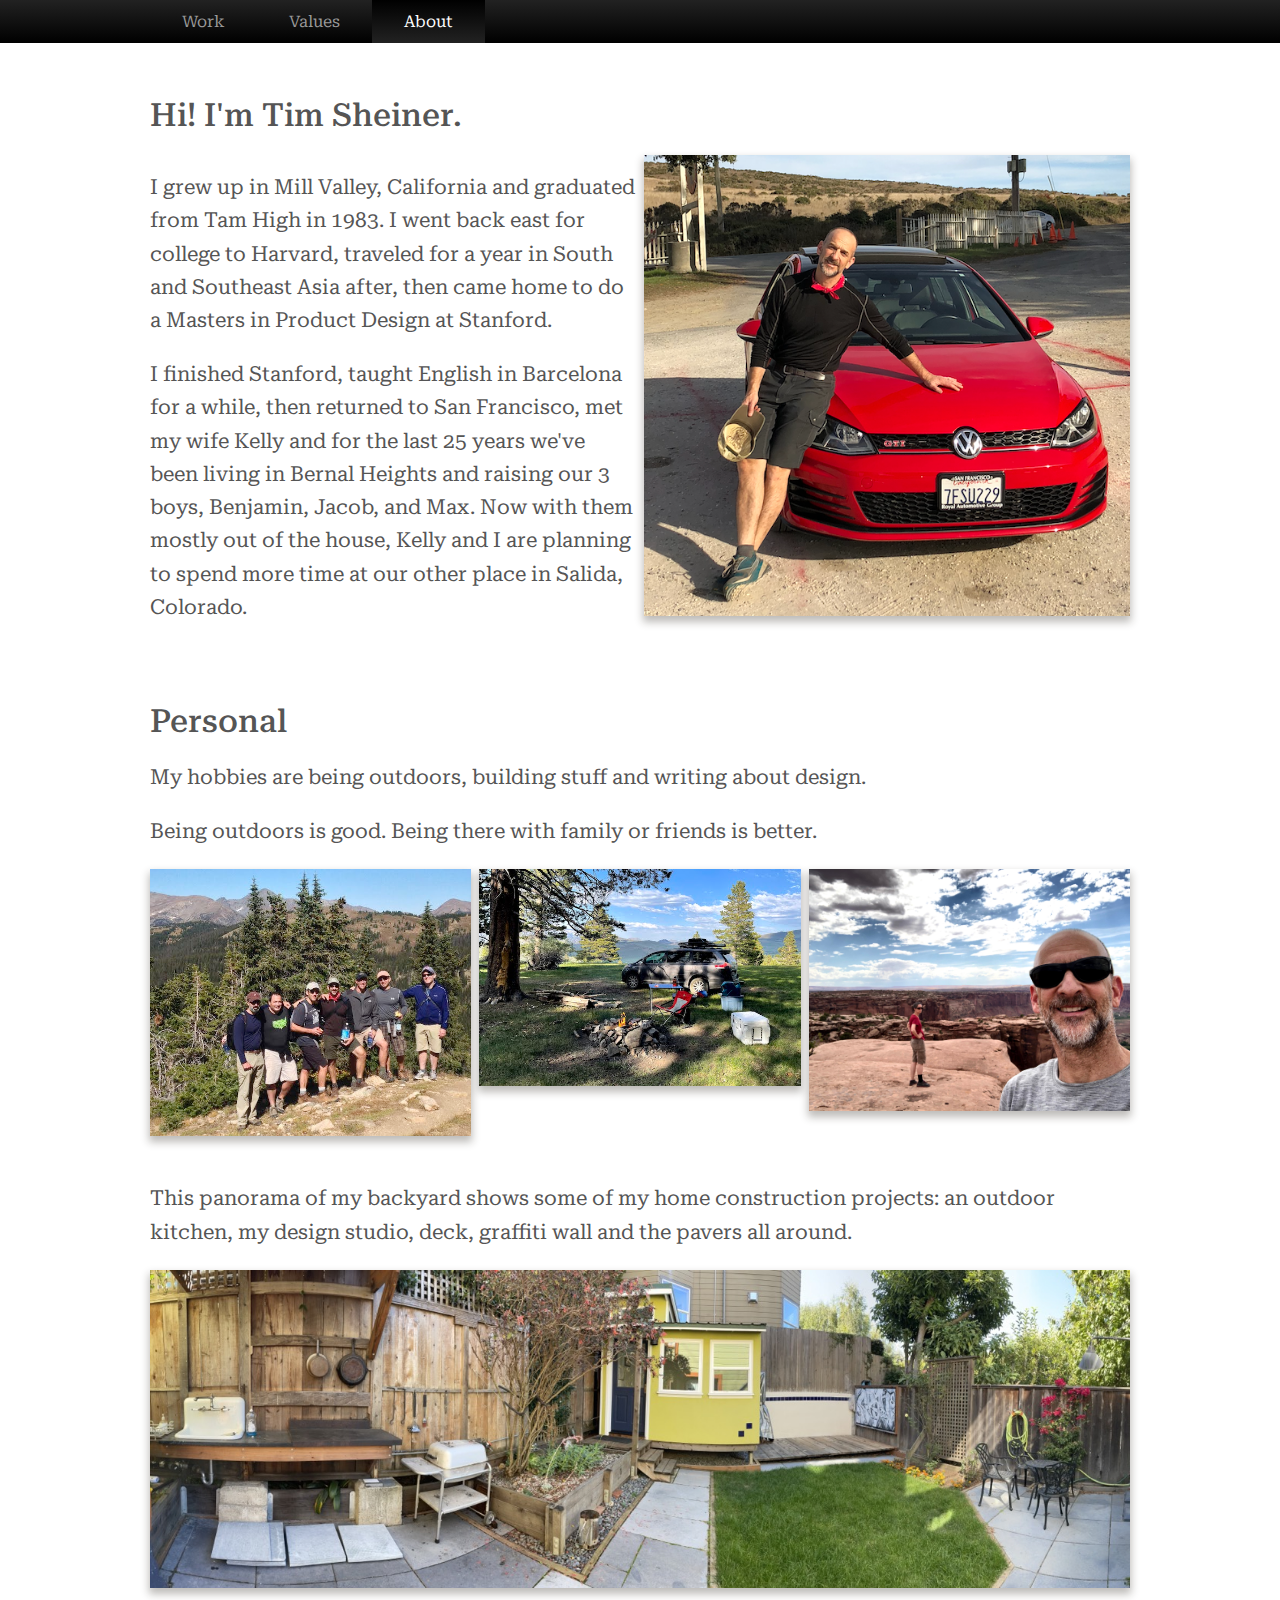
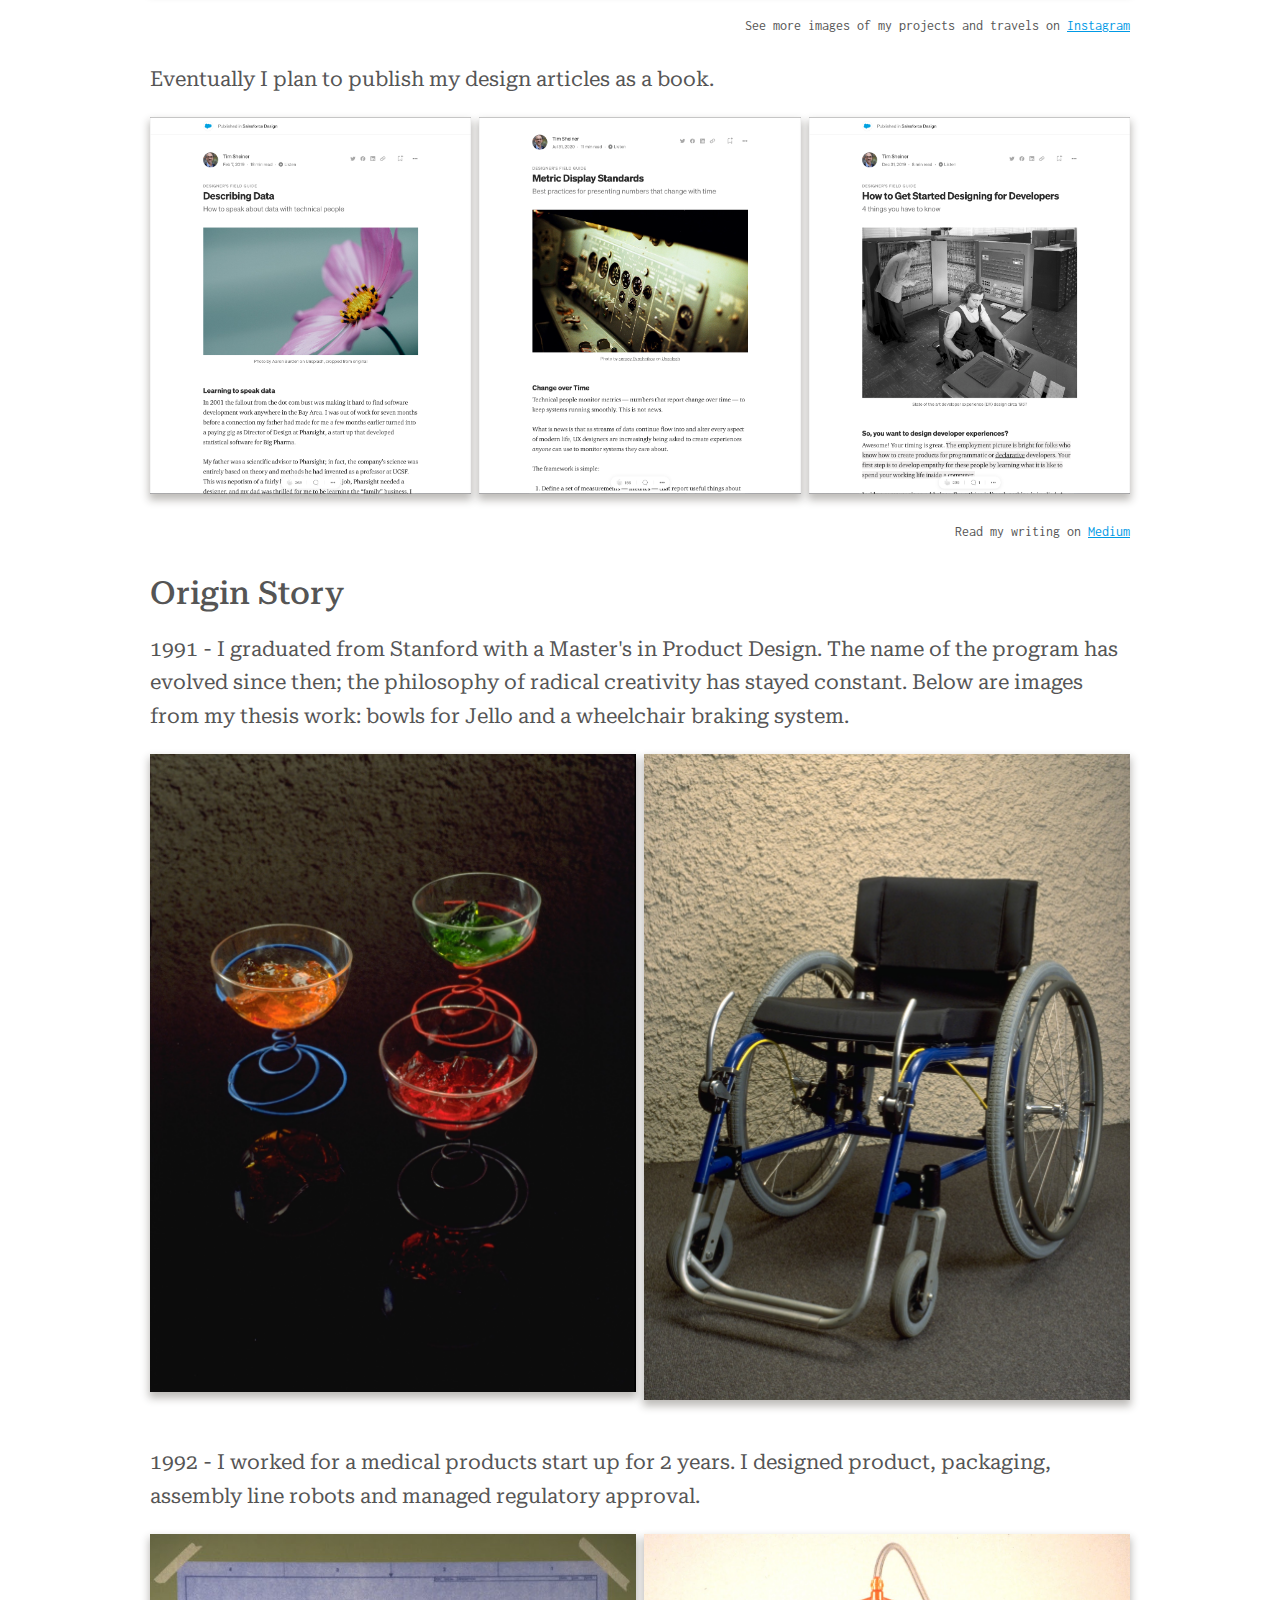
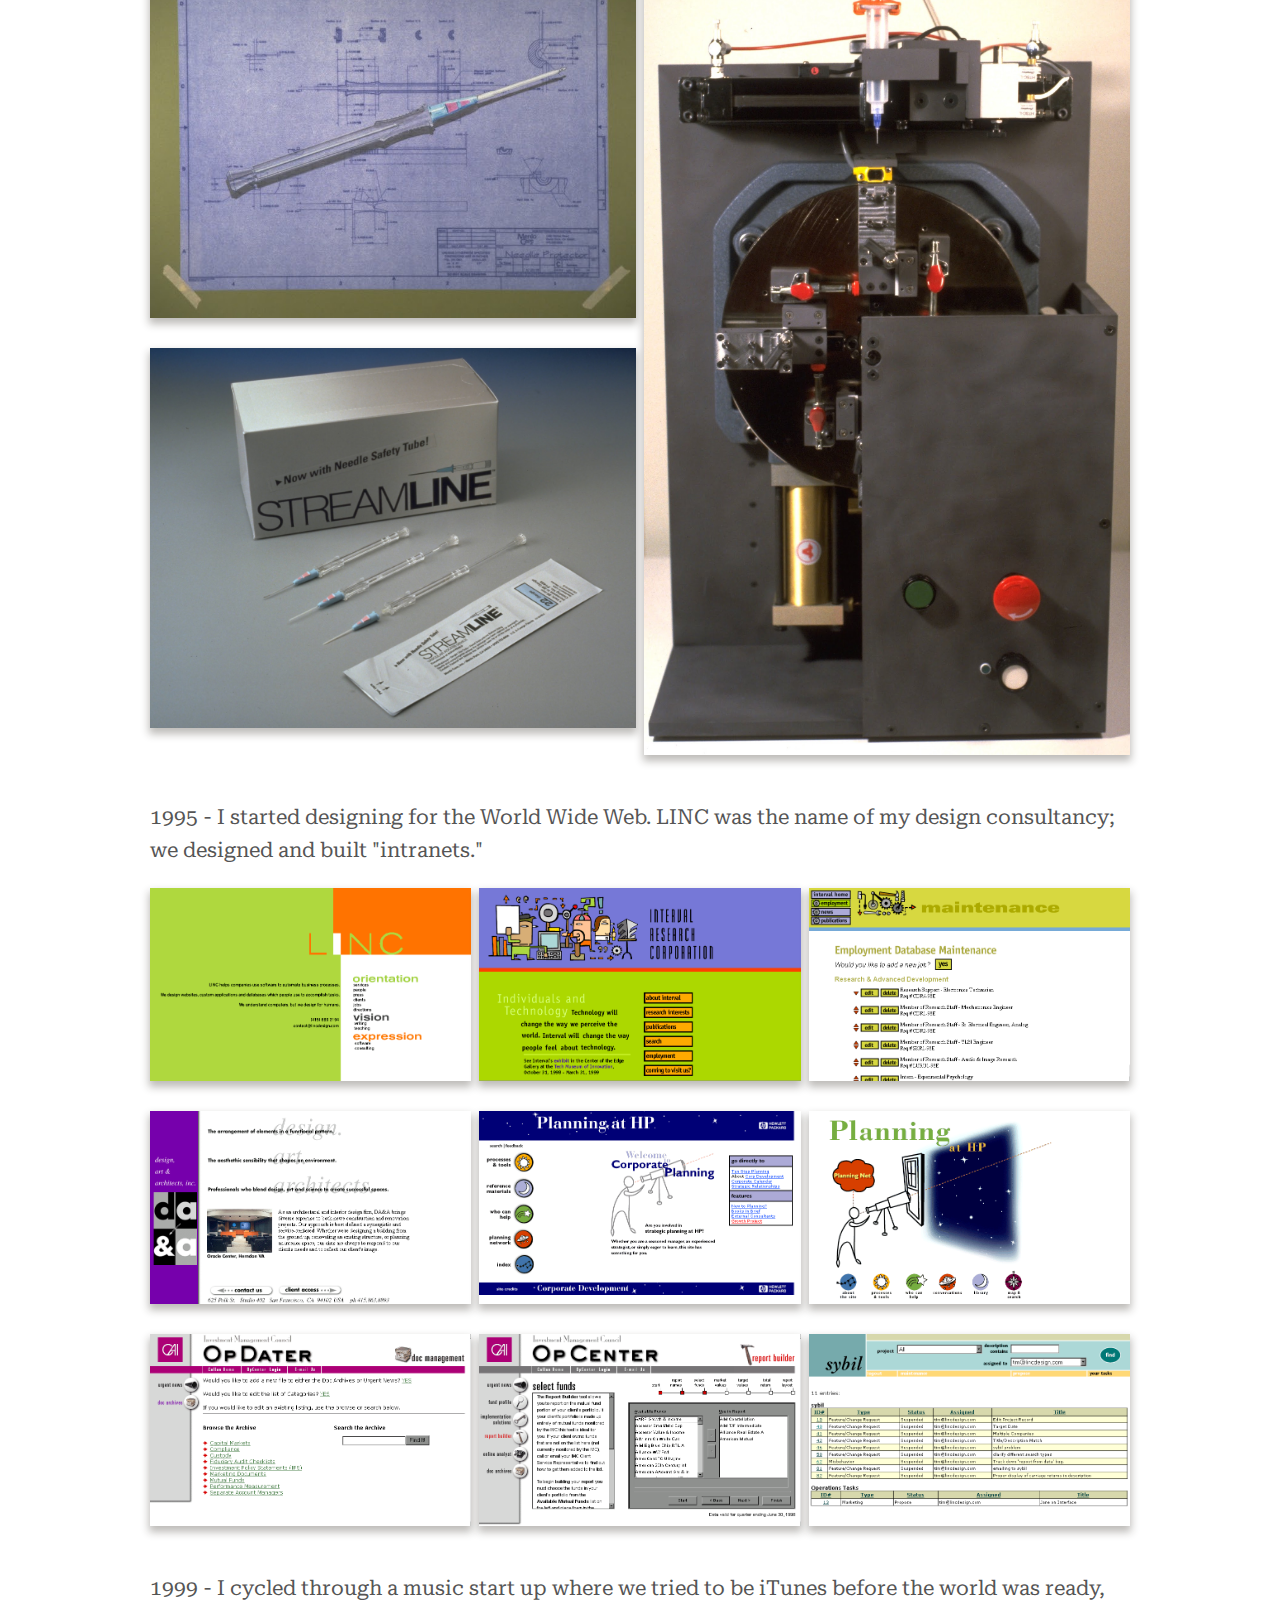
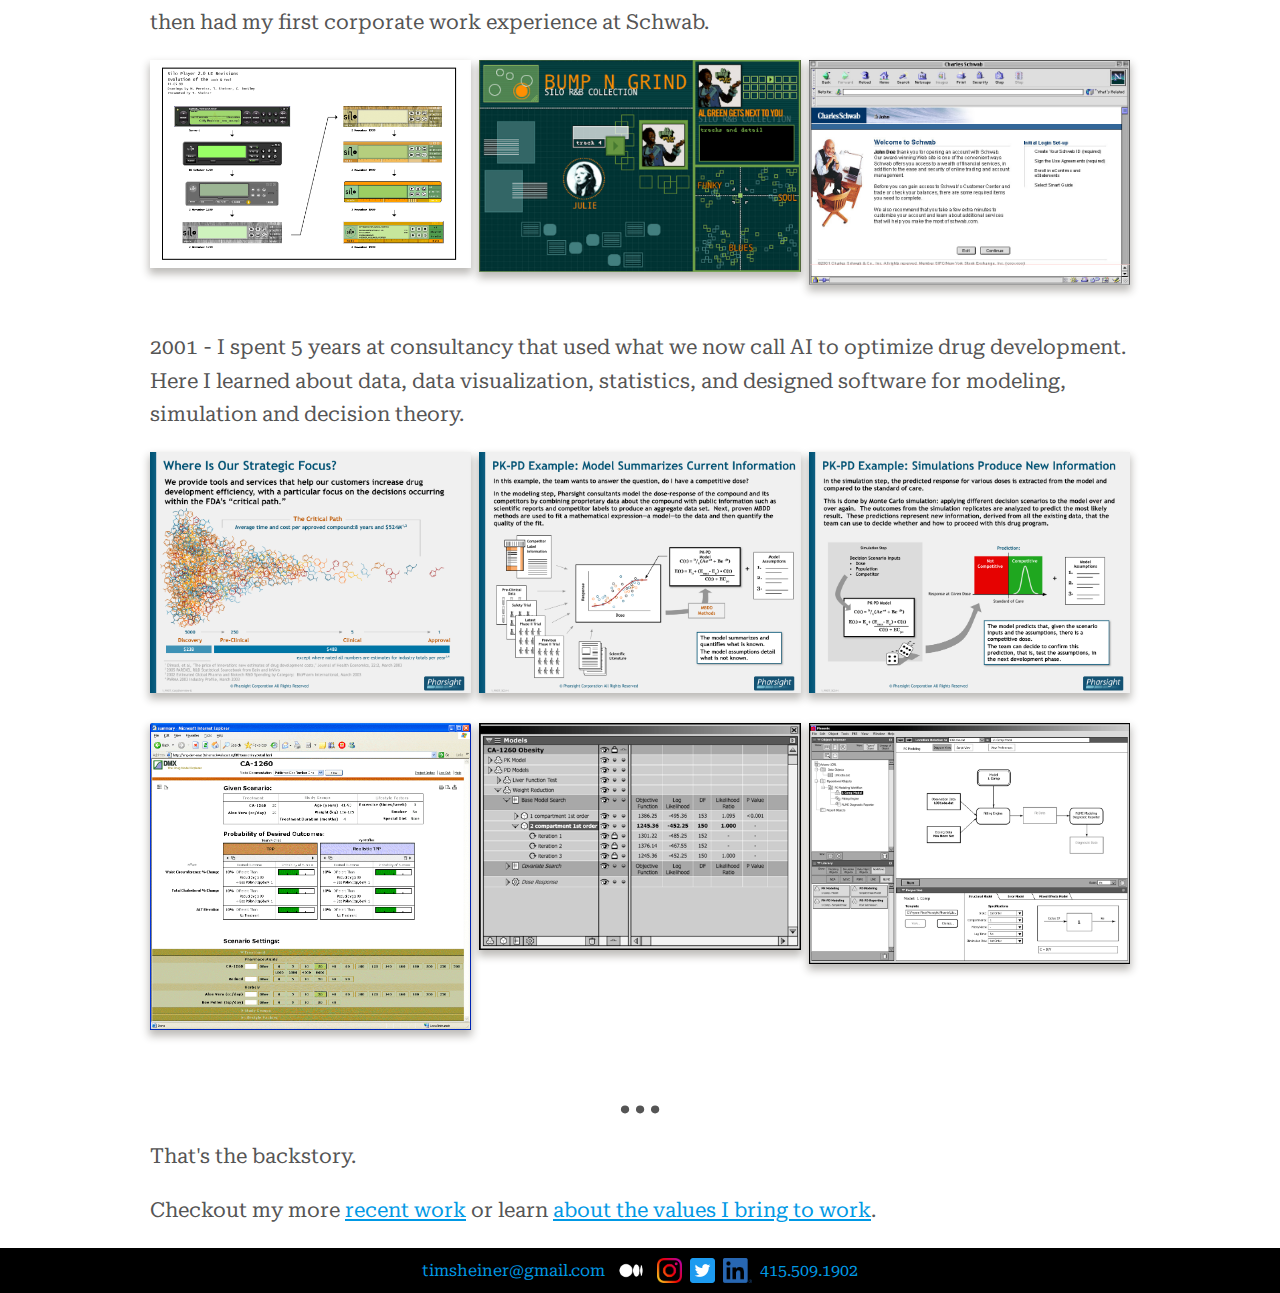
<file: about.html>
<!DOCTYPE html>
<html lang="en">
  <head>
    <meta charset="utf-8">
    <title>Tim Sheiner: About Me</title>
    <meta name="viewport" content="width=device-width, initial-scale=1.0">
    <meta name="description" content="">
    <meta name="author" content="">

    <!-- fonts -->
    <style>
		@import url('https://fonts.googleapis.com/css2?family=Inconsolata:wght@300;400;500;600;700&family=Roboto+Condensed:ital,wght@0,400;1,300;1,400&family=Roboto+Serif:ital,wght@0,400;0,500;0,600;0,700;1,400&family=Roboto:wght@300;400;500;700&display=swap');
	</style>

	<!--favicon-->
	<link rel="icon" href="img/favicon.png">
    
    <!-- styles -->
    <link href="css/styles.css" rel="stylesheet">
  </head>

  <body id="about">

	<nav role="navigation" class="top-nav">
		<input class="menu-btn" type="checkbox" id="menu-btn" />
		<label class="menu-icon" for="menu-btn"><span class="navicon"></span></label>
		<ul class="menu">
			<li class=""><a href="./index.html">Work</a></li>
			<li class=""><a href="./values.html">Values</a></li>
			<li class="active"><a href="./about.html">About</a></li>
		</ul>
	</nav>

	<!-- Mainhead
	================================================== -->
	<div class="container">
		<header>
			<h1>Hi! I'm Tim Sheiner.</h1>
			<div class="flex-container flex fullwidth">
				<div class="flex-item half">
					<p class="lead">I grew up in Mill Valley, California and graduated from Tam High in 1983. I went back east for college to Harvard, traveled for a year in South and Southeast Asia after, then came home to do a Masters in Product Design at Stanford.<p>
					<p class="lead">I finished Stanford, taught English in Barcelona for a while, then returned to San Francisco, met my wife Kelly and for the last 25 years we've been living in Bernal Heights and raising our 3 boys, Benjamin, Jacob, and Max. Now with them mostly out of the house, Kelly and I are planning to spend more time at our other place in Salida, Colorado.</p>
				</div>	
				<div class="flex-item half"><img src="img/tim_withGTI.png"></div>			
			</div>			
		</header>

		<section> <!-- Personal ================================================== -->
			<h1>Personal</h1>
			<p class="lead">My hobbies are being outdoors, building stuff and writing about design.</p>
			<p class="lead">Being outdoors is good. Being there with family or friends is better.</p>
			<div class="flex-container flex">						
				
				<div class=" flex-item third">
					<img class="" src="img/hiking_7thflr.jpg">
				</div>
				<div class=" flex-item third">
					<img class="" src="img/hiking_rig.jpg">
				</div>
				<div class=" flex-item third">
					<img class="" src="img/greenRiver_withKelly.jpg">
				</div>
				
			</div>
			
			<div class="flex-container flex">						
				
				<div class=" flex-item fullwidth">
					<p class="lead">This panorama of my backyard shows some of my home construction projects: an outdoor kitchen, my design studio, deck, graffiti wall and the pavers all around.</p>
					<img class="" src="img/backyard_panorama.jpg">
				</div>
			
				
			</div>
			<p class="caption">See more images of my projects and travels on <a href="https://www.instagram.com/tsheiner/" target="_blank">Instagram</a></p>

			<p class="lead">Eventually I plan to publish my design articles as a book.</p>
			<div class="flex-container flex">						
				
				<div class=" flex-item third"><img class="" src="img/medium_describingData.png"></div>
				<div class=" flex-item third">
					<img class="" src="img/medium_MetricStandards.png">
				</div>
				<div class=" flex-item third">
					<img class="" src="img/medium_dx.png">
				</div>	
			</div>	
			<p class="caption">Read my writing on <a href="https://medium.com/@tsheiner" target="_blank">Medium</a></p>		
		</section> <!-- /Personal ================================================== -->
						
		<section id=""> <!-- Origin Story ================================================== -->
			<h1>Origin Story</h1>
			<p class="lead">1991 - I graduated from Stanford with a Master's in Product Design. The name of the program has evolved since then; the philosophy of radical creativity has stayed constant. Below are images from my thesis work: bowls for Jello and a wheelchair braking system.</p>
			<div class="flex-container flex">						
				<!-- <div class=" flex-item third"><img class="" src="img/stanford_d.school.png"></div> -->
				<div class=" flex-item half"><img class="" src="img/jelloBowls.jpg"></div>
				<div class=" flex-item half"><img class="" src="img/wheelchairBrake.jpg"></div>	
			</div>

			<p class="lead">1992 - I worked for a medical products start up for 2 years. I designed product, packaging, assembly line robots and managed regulatory approval.</p>
			<div class="flex-container flex">						
				<div class="flex-item half">
					<div class=" flex-item"><img class="" src="img/needleProtector.jpg"></div>
					<div class=" flex-item"><img class="" src="img/streamline.jpg"></div>
				</div>
				<div class=" flex-item half"><img class="" src="img/robotFront.jpg"></div>	
			</div>
			<p class="lead">1995 - I started designing for the World Wide Web. LINC was the name of my design consultancy; we designed and built "intranets."</p>
			<div class="flex-container flex">						
				<div class=" flex-item third"><img class="" src="img/WorkAtLINC-1.png"></div>
				<div class=" flex-item third"><img class="" src="img/WorkAtLINC-2.png"></div>
				<div class=" flex-item third"><img class="" src="img/WorkAtLINC-3.png"></div>	
			</div>
			<div class="flex-container flex">						
				<div class=" flex-item third"><img class="" src="img/WorkAtLINC-8.png"></div>
				<div class=" flex-item third"><img class="" src="img/WorkAtLINC-6.png"></div>
				<div class=" flex-item third"><img class="" src="img/WorkAtLINC-7.png"></div>	
			</div>
			<div class="flex-container flex">						
				<div class=" flex-item third"><img class="" src="img/WorkAtLINC-4.png"></div>
				<div class=" flex-item third"><img class="" src="img/WorkAtLINC-5.png"></div>
				<div class=" flex-item third"><img class="" src="img/WorkAtLINC-9.png"></div>	
			</div>
			

			<p class="lead">1999 - I cycled through a music start up where we tried to be iTunes before the world was ready, then had my first corporate work experience at Schwab. </p>
			<div class="flex-container flex">						
				<div class=" flex-item third"><img class="" src="img/silo1.png"></div>
				<div class=" flex-item third"><img class="" src="img/silo2.png"></div>
				<div class=" flex-item third"><img class="" src="img/schwab_welcome.jpg"></div>	
			</div>
			<p class="lead">2001 - I spent 5 years at consultancy that used what we now call AI to optimize drug development. Here I learned about data, data visualization, statistics, and designed software for modeling, simulation and decision theory.</p>
			
			<div class="flex-container flex">						
				<div class=" flex-item third"><img class="" src="img/pharsight_criticalPath.png"></div>
				<div class=" flex-item third"><img class="" src="img/pharsight_modeling.png"></div>
				<div class=" flex-item third"><img class="" src="img/pharsight_simulation.png"></div>	
			</div>
			<div class="flex-container flex">						
				<div class=" flex-item third"><img class="" src="img/pharsight_DMX.png"></div>
				<div class=" flex-item third"><img class="" src="img/pharsight_modelPanel.png"></div>
				<div class=" flex-item third"><img class="" src="img/pharsight_phoenix.png"></div>	
			</div>
			<p class="ellipsis">…</p>
			<p class="lead">That's the backstory.</p>
			<p class="lead">Checkout my more <a href="./index.html">recent work</a> or learn <a href="./values.html">about the values I bring to work</a>.</p>
		</section>   	

	</div><!-- content container -->



   <!-- Footer ================================================== -->
	<footer class="footer">
		<div class="contactInfo">
			<a class="flex-item" href="timsheiner@gmail.com">timsheiner@gmail.com</a>
			<a href="https://tsheiner.medium.com/" target="_blank"><img class="flex-item" src="img/logo_Medium-Symbol-White-RGB@1x.png"></a>
			<a href="https://www.instagram.com/tsheiner/" target="_blank"><img class="flex-item" src="img/logo_Instagram_Glyph_Gradient_RGB.png"></a>
			<a href="http://twitter.com/tsheiner" target="_blank"><img class="flex-item" src="img/logo_twitter.png"></a>
			<a href="http://www.linkedin.com/in/timsheiner" target="_blank"><img class="flex-item" src="img/logo_LI-In-Bug.png"></a>
			<a class="flex-item" href="tel:4155091902">415.509.1902</a>
		</div>
	</footer>
  </body>
</html>
</file>
<file: css/styles.css>
/* Baseline Typography
-------------------------------------------------- */

html {
    font-size: 16px;
}

a {
    color: #0099e5;
}

a:hover {
    color: #0099e5;
    text-decoration: underline;
}

p {
    line-height: 1.6;
}

.lead {
    font-size: 1.3rem;
}

p.lead+ul {
    line-height: 1.5;
}

p.caption {
    font-size: .9rem;
    line-height: 1rem;
    font-family: 'Inconsolata', monospace;
    margin: 0 auto;
    width:100%;
}

#objective p.lead {
    font-size: 1.6rem;
    line-height: 2.5rem;
    font-weight: 500;
}

#pitch h1 {
    margin-top: .25rem;
}

h1 {
    font-style: normal;
    font-weight: 500;
    font-size: 2rem;
    text-transform: none;
    text-decoration: none;
    line-height: 3rem;
    margin: 1.2rem 0 0.3rem 0;
}

header h1 {
    margin: 3rem 0 1rem 0;
}

h2 {
    font-style: normal;
    font-weight: 500;
    font-size: .8rem;
    text-transform: uppercase;
    text-decoration: none;
    letter-spacing: 0.018rem;
    word-spacing: normal;
    line-height: 1rem;
    margin-bottom: 1rem;
    opacity: .5;
}

h3 {
    margin-bottom: 0;
    font-size: 1.5rem;
}

h3+p.lead {
    margin-top: .5rem;
}

dl {
    font-size: 1.2rem;
}

dl dt {
    font-weight: bold;
}

dt,
dd {
    margin-inline-start: 1.5rem;
}

dd {
    font-style: italic;
}

dd>.bezel {
    margin-inline-start: 0;
    font-style: normal;
}


/* Special Typography */

.testimonial {
    font-size: 1.2rem;
    line-height: 1.8rem;
    font-style: italic;
    color: #0002d2;
    font-weight: 500;
    margin-top: 2rem;
    text-transform: none;
}

.attribution {
    font-style: italic;
    font-size: 1rem;
    line-height: normal;
}

.annotation {
    font-size: 1rem;
    line-height: normal;
    margin-top: 1rem;
    opacity: 0.6;
}

.emphasis {
    color: cornflowerblue;
}

.lead .emphasis {
    color: inherit;
}

.ellipsis {
    width: 100%;
    text-align: center;
    font-size: 4rem;
    margin: 0 auto;
    line-height: 1;
}

.expand {
    color: #aaa;
    height: .9rem;
    display: inline-block;
    margin-right: 5px
}

.responsibilities {
    margin: 0 0 20px 20px;
}

.responsibilities li {
    font-size: 100%;
    margin-bottom: 0;
    line-height: 22px;
    opacity: 0.6;
}

/* navigation */

.top-nav {
    background-color: #000;
    background-image: linear-gradient(to bottom, #222, #000);
    z-index: 3;
}

.top-nav ul {
    margin: 0;
    padding: 0;
    list-style: none;
    overflow: hidden;
}

.top-nav li {
    margin: 0;
}

.top-nav li a {
    display: block;
    padding: 0.75rem 2rem;
    text-decoration: none;
}

.top-nav li a:hover,
.top-nav .menu-btn:hover {
    color: #fff;
}

.top-nav li.active {
    color: #ffffff;
    background-color: #111111;
    background-image: linear-gradient(to bottom, #000, #222);
}

.top-nav li a {
    color: #999999;
    text-shadow: 0 -1px 0 rgb(0 0 0 / 25%);
}

.top-nav li.active a {
    color: #ffffff;
}


/* menu */

.top-nav .menu {
    clear: both;
    max-height: 0;
    transition: max-height .2s ease-out;
}


/* menu icon */

.top-nav .menu-icon {
    cursor: pointer;
    display: inline-block;
    padding: .75rem;
    position: relative;
    user-select: none;
    margin: 0;
    top: 2px;
}

.top-nav .menu-icon .navicon {
    background: #999;
    display: block;
    height: 2px;
    position: relative;
    transition: background .2s ease-out;
    width: 18px;
}

.top-nav .menu-icon .navicon:before,
.top-nav .menu-icon .navicon:after {
    background: #999;
    content: '';
    display: block;
    height: 100%;
    position: absolute;
    transition: all .2s ease-out;
    width: 100%;
}

.top-nav .menu-icon .navicon:before {
    top: 5px;
}

.top-nav .menu-icon .navicon:after {
    top: -5px;
}


/* menu btn */

.top-nav .menu-btn {
    display: none;
}

.top-nav .menu-btn:checked~.menu {
    max-height: 240px;
}

.top-nav .menu-btn:checked~.menu-icon .navicon {
    background: transparent;
}

.top-nav .menu-btn:checked~.menu-icon .navicon:before {
    transform: rotate(-45deg);
}

.top-nav .menu-btn:checked~.menu-icon .navicon:after {
    transform: rotate(45deg);
}

.top-nav .menu-btn:checked~.menu-icon:not(.steps) .navicon:before,
.top-nav .menu-btn:checked~.menu-icon:not(.steps) .navicon:after {
    top: 0;
}


/* 48em = 768px */

@media (min-width: 48em) {
    .top-nav li {
        float: left;
    }
    .top-nav li a {
        padding: .75rem 2rem;
    }
    .top-nav .menu {
        clear: none;
        max-height: none;
        width: 980px;
        margin: auto;
    }
    .top-nav .menu-icon {
        display: none;
    }
}


/* /navigation */


/* Modal Stuff */

.wrap {
    padding: 1em;
}

@media (min-width: 43.75em) {
    .wrap {
        padding: 2em;
    }
}

@media (min-width: 43.75em) {}

.details>label,
.details__overlay label {
    border-radius: .2em;
    border: 1px solid #aaa;
    cursor: pointer;
    display: inline-block;
    /* margin-top: 1em; */
    -webkit-transition: all 0.55s;
    transition: all 0.55s;
    margin-bottom: 0;
    line-height: 1.2rem;
}

.details>label {
    padding: 0.75em 1.5em;
    margin-left: 10rem;
}

.details__overlay label {
    padding: 0.25em 1.5em;
    font-size: smaller;
    margin-top: .2rem;
}

.details>label:hover {
    background: #f2f2f2;
}

.details__overlay>label:hover {
    background: #2e2e2e;
}

.details input {
    position: absolute;
    left: 20px;
    top: 15px;
    z-index: -10;
    opacity: 0;
}

.details__overlay {
    background: black;
    top: 5%;
    /* right: 5%; */
    bottom: 5%;
    /* left: 5%; */
    border: 1px solid #999;
    border-radius: 8px;
    position: fixed;
    z-index: -800;
    opacity: 0;
    overflow: hidden;
    -webkit-transform: scale(0.5);
    -ms-transform: scale(0.5);
    transform: scale(0.5);
    -webkit-transition: all 0.75s cubic-bezier(0.19, 1, 0.22, 1);
    transition: all 0.75s cubic-bezier(0.19, 1, 0.22, 1);
    box-shadow: 0rem 0rem 1.5rem .5rem rgb(33 33 33 / 50%);
}

.lightbox {
    background: black;
    top: 0;
    right: 0;
    bottom: 0;
    left: 0;
    border: 1px solid #999;
    border-radius: 8px;
    position: fixed;
    z-index: -800;
    opacity: 0;
    overflow: hidden;
    -webkit-transform: scale(0.5);
    -ms-transform: scale(0.5);
    transform: scale(0.5);
    -webkit-transition: all 0.75s cubic-bezier(0.19, 1, 0.22, 1);
    transition: all 0.75s cubic-bezier(0.19, 1, 0.22, 1)
}

input:checked~.details__overlay {
    opacity: 1;
    -webkit-transform: scale(1);
    -ms-transform: scale(1);
    transform: scale(1);
    -webkit-transition: all 0.75s cubic-bezier(0.19, 1, 0.22, 1);
    transition: all 0.75s cubic-bezier(0.19, 1, 0.22, 1);
    z-index: 800;
    display: flex;
    flex-direction: column;
    padding-bottom: 1.5rem;
}

input:checked~.lightbox {
    opacity: .4;
    -webkit-transform: scale(1);
    -ms-transform: scale(1);
    transform: scale(1);
    -webkit-transition: all 0.75s cubic-bezier(0.19, 1, 0.22, 1);
    transition: all 0.75s cubic-bezier(0.19, 1, 0.22, 1);
    z-index: 700;
    /* display: flex;
    flex-direction: column; */
}


/* scrolling */

.details__overlay header {
    background-color: #f2f2f2;
    height: 2.5rem;
    padding: 0;
    text-align: right;
}

.details__overlay .content {
    height: 100%;
    overflow-y: auto;
}



/* .details__overlay .content .column {
    width: 90%;
    max-width: 980px;
    margin: 1rem auto 2rem auto;
} */

.details__overlay .column {
    width: 90%;
    max-width: 980px;
    margin: 0 auto;
    height: 100%;
    /* DISPLAY: flex; */
    /* vertical-align: MIDDLE; */
}

.details__overlay p.lead {
    /* font-size: 1.0rem; */
}

.details__overlay .logo {
    opacity: 0.75;
}

.details__overlay .content .bezel {
    text-align: center;
}

.details_switch {
    position: absolute;
    margin: 1em;
    top: 0;
    right: 2rem;
}

/* @media (min-height: 37.5em) {
    .details_switch {
        -webkit-transform: translate(-50%, -80%);
        -ms-transform: translate(-50%, -80%);
        transform: translate(-50%, -80%);
    }
}

@media (min-width: 50em) {} */

.details_switch h2 {
    color: #FFDE16;
    margin-bottom: 1em;
    text-transform: uppercase;
}

.details_switch p {
    color: #FFDE16;
    text-align: left;
}

input:focus+label {
    -webkit-transform: scale(0.97);
    -ms-transform: scale(0.97);
    transform: scale(0.97);
}


/* Basic Layout
-------------------------------------------------- */

body {
    position: relative;
    background-repeat: repeat;
    font-family: 'Roboto Serif', serif;
    line-height: unset;
    padding: 0 !important;
    margin: 0 !important;
}

.navbar,
footer {
    text-shadow: none;
}

ul li {
    margin-bottom: 5px;
}

.image-container {
    margin-top: 5px;
    margin-bottom: 50px;
    justify-content: flex-start;
}

.image-container .screenshot,
#portfolio .image-container img {
    margin: 5px;
}

.container {
    width: 980px;
    margin-left: auto;
    margin-right: auto;
}

.column {
    flex-direction: column;
}

/* Images
-------------------------------------------------- */

img {
    height: auto;
    max-width: 100%;
    vertical-align: middle;
}

img.flex-item {
    flex-grow: 0;
}

.bezel {
    height: fit-content;
    position: relative;
    margin-bottom: 2rem;
}

.bezel img {
    margin-bottom: 1rem;
}

.bezel.illustration img {
    border:1px solid #ccc;
}

.illustration .caption {
    color: inherit;
    margin: 0 auto;
}

.bezel.screen img {
    justify-content: space-around;
    display: flex;
    box-shadow: 0rem 0rem 1rem rgb(33 33 33 / 50%);
}

.screen .caption {
    color: inherit;
}

.wrapper {
    justify-content: space-around;
    display: flex;
}

/* .bezel.screen .wrapper.twoUp {
    border-radius: .5rem;
    border: 1px solid #a3a3a3;
} */

.bezel.screen .wrapper.twoUp img {
    border: none;
}

/* Flex Layout
-------------------------------------------------- */

.flex {
    display: flex;
    flex-flow: row wrap;
    justify-content: space-around;
}

.flex-container {
    justify-content: space-between;
    gap: 0.5rem;
}

section {
    position: relative;
}

.section-header .flex-container {
    flex-flow: nowrap;
    gap: 2rem;
}

.flex-item {
    flex: 0 1 auto;
    position: relative;
    flex-grow: 1;
}

#pitch .flex-item {
    align-self: auto;
}

.main {
    flex-shrink: 1;
    height: fit-content;
}

.quarter {
    flex-basis: 24%;
    flex-grow: unset;
}

.threequarter {
    flex-basis: 74%;
}

.third {
    flex-basis: 32%;
}

.half {
    flex-basis: 49%;
}

.two-up .flex-item {
    flex-basis: 47%;
}

.twothird {
    flex-basis: 66%
}

.flex.two-up {
    margin: 2rem .5rem;
}

.fullwidth {
    flex-basis: 100%;
}

.h-centered {
    justify-content: center;
}

.v-centered {
    align-items: center;
}


/* Page Specific
-------------------------------------------------- */


/* Home */

#home,
#values,
#about,
.details__overlay {
    background: #FFF;
    color: #555;
}

#tim:before {
    content: '';
    display: block;
    padding-top: 100%;
    min-width: 200px;
}

#tim {
    border-radius: 50%;
    border: 5px solid #aaa;
    width: 200px;
    background-image: url(../img/me_jumbotron_small.jpg);
    background-repeat: no-repeat;
    background-position: top 10% right 45%;
    background-size: 200%;
    margin: 0 auto;
}


/* Values */


/* How to include background pattern */
/*#values::before {    
	content: "";
	background-image: url('../img/values_background.png');
	position: absolute;
	top: 45px;
	right: 0px;
	bottom: 53px;
	left: 0px;
	opacity: 0.1;
}
 */

#values header img,
#values section img {
    align-self: flex-start;
    flex-shrink: 1;
    min-width: 0;
    border-radius: 1em;
    padding: 2px;
    border: 2px solid #420101;
}

#values h1 {
    font-weight: 600;
    font-size: 2rem;
}


/* About */

#about .lead {
    margin-top: 1rem;
}

#about header img,
#about section img {
    box-shadow: 0px 5px 8px 1px rgba(38, 30, 20, 0.3);
    margin-bottom: 30px
}

#about .caption {
    text-align: right;
    margin-bottom: 2em;
}

#about section {
    padding-bottom: 0;
    margin-bottom: 0;
}


/* Sections
-------------------------------------------------- */

.section-body {
    position: relative;
    margin-top: 2rem;
}

section {
    margin: 1rem 0 3rem 0;
}

section:last-of-type {
    border-bottom: none !important;
    margin-bottom: 0 !important;
}

header,
section {
    padding-bottom: 2rem;
}

#home section,
#values header,
#values section {
    border-bottom: 1px solid #aaa;
}

section#colophon h1 {
    border-top: 1px solid #7D442B;
    ;
    font-size: 20px;
}

section#colophon p,
section#colophon li {
    margin-bottom: 2px;
}

section#bridge {
    padding-top: 2rem;
}

#about .section-header {
    border-color: #33291B;
}

#about section {
    margin-top: 1rem;
}


/* section specific 
--------------------------- */

.logo {
    align-self: flex-start;
    opacity: 0.5;
    width: 8rem;
}

/* Footer
-------------------------------------------------- */

footer {
    padding: 10px 0 10px 0;
    text-align: center;
    background-color: #000;
}

.footer p {
    margin-bottom: 0;
}

.contactInfo {
    display: flex;
    flex-direction: row;
    font-weight: 400;
    align-items: center;
    justify-content: center;
    flex-wrap: wrap;
    gap: .5rem;
    margin-left: 1rem;
    margin-right: 1rem;
}

.contactInfo .flex-item {
    /* margin: 0 8px 8px 0; */
    flex: 0 0 0;
    max-height: 25px;
}

footer a:hover,
.contactInfo a:hover {
    color: #0099e5;
    text-decoration: underline;
}

footer a,
.contactInfo a {
    text-decoration: none;
    float: none;
}

header .contactInfo {
    margin-top: 25px;
    font-size: .8rem;
    font-weight: 400;
}


/* Responsive
-------------------------------------------------- */

@media screen and (max-width: 480px) {
/* Styles for mobile portrait */    
    h1 {
        font-size: 1.8rem;
        line-height: 1.4;
    }
    #objective p.lead {
        font-size: 1.2rem;
        line-height: 1.6m;
    }
    .third,
    .twothird,
    .half,
    .quarter,
    .threequarter,
    .cta {
        flex-basis: auto;
    }
    .container {
        width: 80%;
    }
    
    .details__overlay {
        top:0;
        right:0;
        bottom:0;
        left:0;
        border-radius: 0;
        width: 100%;
    }
    .flex {
        display: block;
    }

    .
}

@media screen and (max-width: 979px) {
/* Styles for mobile landscape and small tablets */
    body {
        padding: 0;
    }

    .details>label {
        margin-left: 0;
    }
    .two-up .flex-item {
        margin-bottom: 2rem;
    }
    .two-up .caption {
        display: none;
    }
    .section-header .flex-container {
        flex-flow: wrap;
    }

    .bezel>* img {
        border-radius: 4px;
        width: 95%;
        margin: auto;
    }

    .bezel,
    .flex-item {
        padding: 0;
        height: fit-content;
        background-color: transparent;
        border-radius: 0;
        border: none;
        box-shadow: none;
    }

    /* .bezel {
        
    } */
    #apple .bezel img {
        width: auto;
    }
    #apple .screen img:last-child,
    #salesforce #mobile {
        display: none;
    }
    .third,
    .twothird,
    .half,
    .threequarter,
    .cta {
        flex-basis: 100%;
    }
    .details__overlay {
        top:0;
        right:0;
        bottom:0;
        left:0;
        border-radius: 0;
        width: 100%;
    }

    .container {
        width:90%;
    }
}

@media screen and (min-width: 980px) and (max-width: 1199px) {
/* Styles for tablet landscape and small desktops */
    body {
        padding-top: 0;
    }
    .container {
        width:90%;
    }

    #avatar {
        flex-basis: 100%;
    }
    .flex-container {
        align-items: center;

    }
    .flex.two-up {
        margin: 0;
    }
    #pitch .flex-item {
        margin: 1rem;
    }

    footer {
        margin-left: -20px;
        margin-right: -20px;
    }
}

@media screen and (min-width: 1200px) {
/* Styles for desktop and larger screens */
}


/* Utility
------------------------- */

.newLines {
    display: block;
}

.typekit-badge {
    display: none !important;
}
</file>
